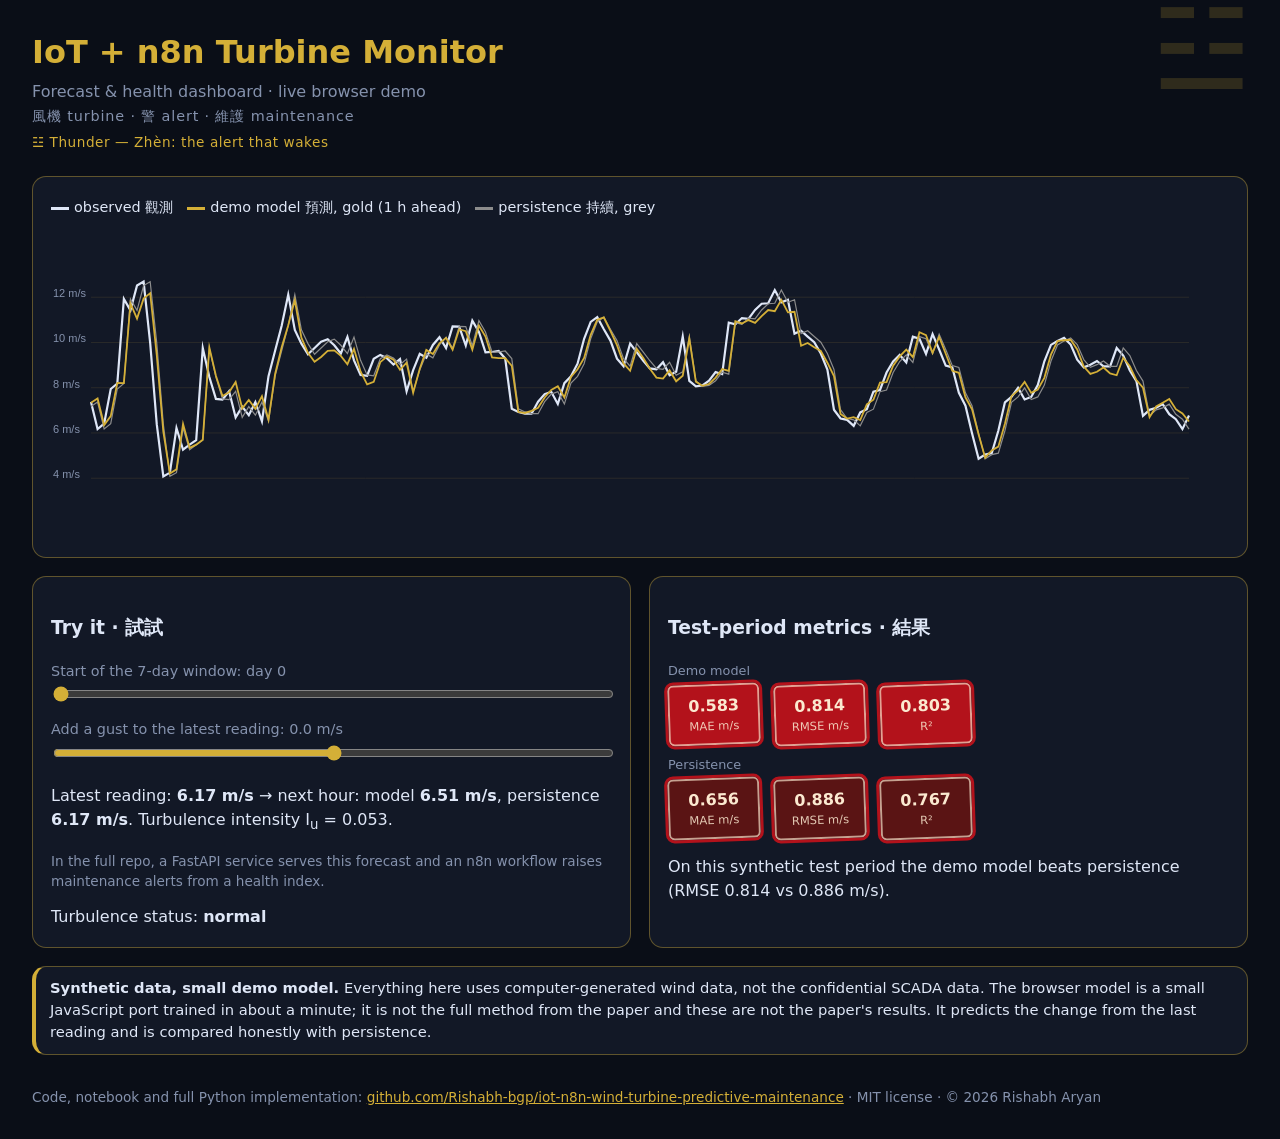
<file: index.html>
<!doctype html><html lang="en"><head><meta charset="utf-8"><meta name="color-scheme" content="dark"><meta name="viewport" content="width=device-width,initial-scale=1">
<title>IoT + n8n Turbine Monitor — live demo on synthetic wind data</title><meta name="description" content="Forecast & health dashboard · live browser demo. Interactive wind speed forecast vs persistence on synthetic data.">
<link rel="stylesheet" href="style.css"></head><body class="dash">
<header><div class="tri" aria-hidden="true">☳</div><h1>IoT + n8n Turbine Monitor</h1><p>Forecast & health dashboard · live browser demo</p><p class="bil">風機 turbine · 警 alert · 維護 maintenance</p><p class="tricap">☳ Thunder — Zhèn: the alert that wakes</p></header>
<main>
<section class="card wide"><div class="legend"><span><i style="background:var(--obs)"></i>observed 觀測</span><span><i style="background:var(--model)"></i>demo model 預測, gold (1 h ahead)</span><span><i style="background:var(--pers)"></i>persistence 持續, grey</span></div>
<canvas id="chart" aria-label="One week of synthetic wind speed with the demo model forecast and the persistence forecast"></canvas></section>
<section class="card"><h3>Try it · 試試</h3>
<label>Start of the 7-day window: day <span id="startv"></span></label><input id="start" type="range" min="0" value="0">
<label>Add a gust to the latest reading: <span id="gustv"></span> m/s</label><input id="gust" type="range" min="-4" max="4" step="0.1" value="0">
<p id="whatif"></p><p class="cap">In the full repo, a FastAPI service serves this forecast and an n8n workflow raises maintenance alerts from a health index.</p><div id="extra"></div></section>
<section class="card"><h3>Test-period metrics · 結果</h3><div id="metrics"></div><p id="verdict"></p></section>
<section class="card wide warn"><b>Synthetic data, small demo model.</b> Everything here uses computer-generated wind data, not the confidential SCADA data. The browser model is a small JavaScript port trained in about a minute; it is not the full method from the paper and these are not the paper's results. It predicts the change from the last reading and is compared honestly with persistence.</section>
</main>
<footer>Code, notebook and full Python implementation: <a href="https://github.com/Rishabh-bgp/iot-n8n-wind-turbine-predictive-maintenance">github.com/Rishabh-bgp/iot-n8n-wind-turbine-predictive-maintenance</a> · MIT license · © 2026 Rishabh Aryan</footer>
<script>window.DEMO_CFG={extra:(r)=>{const lvl=r.iu>0.25?'ALERT: high turbulence, check loads':r.iu>0.15?'watch':'normal';document.getElementById('extra').innerHTML=`Turbulence status: <b>${lvl}</b>`;}};</script><script src="data.js"></script><script src="model.js"></script><script src="app.js"></script></body></html>
</file>
<file: style.css>
:root{--bg:#0a0e17;--panel:#121826;--ink:#dfe7f7;--muted:#8592ad;--accent:#d4af37;--obs:#dfe7f7;--pers:#8c8c8c;--model:#d4af37;--grid:#2a2a2a}
*{box-sizing:border-box}body{margin:0;background:var(--bg);color:var(--ink);font-family:'Segoe UI', system-ui, sans-serif;line-height:1.5}
header{padding:28px 32px 8px}h1{margin:0;font-size:2rem;color:var(--accent)}header p{margin:4px 0 0;color:var(--muted)}
main{display:grid;gap:18px;padding:16px 32px 32px}.card{background:var(--panel);border:1px solid #d4af3766;border-radius:14px;padding:18px;transition:box-shadow .25s,border-color .25s}.card:hover{border-color:#d4af37;box-shadow:0 0 22px #d4af3740}
header{position:relative;overflow:hidden}.tri{position:absolute;right:28px;top:-6px;font-size:7rem;color:#d4af37;opacity:.18;line-height:1}.tricap{color:#d4af37;font-size:.85rem;letter-spacing:.04em}
.seals{display:flex;flex-wrap:wrap;gap:14px}.seal{background:#b3121b;color:#fbe9d0;border:2px solid #fbe9d0aa;outline:3px solid #b3121b;border-radius:6px;padding:8px 12px;text-align:center;font-weight:700;transform:rotate(-2deg);box-shadow:0 0 0 #0000;transition:box-shadow .25s,transform .25s;min-width:92px}.seal:hover{transform:rotate(0);box-shadow:0 0 18px #d4af3760}.seal small{display:block;font-weight:400;opacity:.85;font-size:.72rem}.seal.p{background:#5a1414}
.bil{color:var(--muted);font-size:.9rem;letter-spacing:.06em;margin:2px 0 0}.grp{color:var(--muted);font-size:.8rem;margin:10px 0 4px}
canvas{width:100%;height:320px;display:block}.legend span{margin-right:14px;font-size:.9rem}.legend i{display:inline-block;width:18px;height:3px;vertical-align:middle;margin-right:5px}
label{display:block;margin:10px 0 2px;color:var(--muted);font-size:.9rem}input[type=range]{width:100%;accent-color:var(--accent)}
table{border-collapse:collapse;width:100%}td,th{padding:6px 8px;border-bottom:1px solid var(--grid);text-align:right}td:first-child,th:first-child{text-align:left}
.warn{border-left:4px solid var(--accent);padding:10px 14px;font-size:.92rem}footer{padding:0 32px 32px;color:var(--muted);font-size:.85rem}a{color:var(--accent)}
.bar{display:inline-block;width:3.6%;margin-right:.5%;background:var(--accent);vertical-align:bottom;border-radius:3px 3px 0 0}.cap{color:var(--muted);font-size:.85rem}
.gate{height:16px;background:var(--grid);border-radius:8px;overflow:hidden}.gate div{height:100%;background:var(--model)}
.side main{grid-template-columns:2fr 1fr}.side .wide{grid-column:1/-1}.dash main{grid-template-columns:1fr 1fr}.dash .wide{grid-column:1/-1}
.center{max-width:860px;margin:auto;text-align:left}.center header{text-align:center}
@media(max-width:800px){.side main,.dash main{grid-template-columns:1fr}}
</file>
